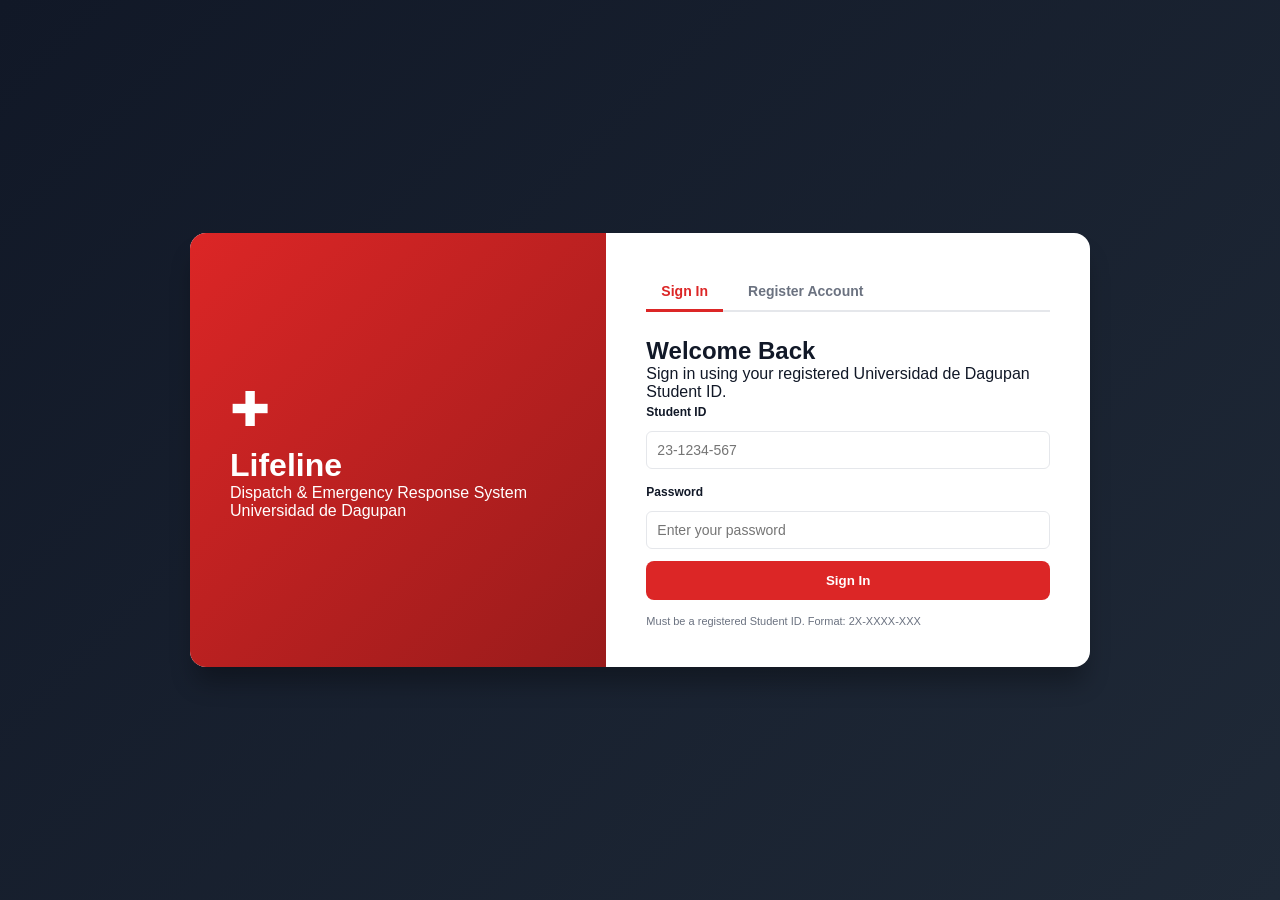
<file: lifeline-beta/index.html>
<!DOCTYPE html>
<html lang="en">
<head>
<meta charset="UTF-8">
<meta name="viewport" content="width=device-width, initial-scale=1.0, viewport-fit=cover">
<meta name="theme-color" content="#123b58">
<meta name="description" content="Lifeline campus emergency dispatch and response system">
<link rel="manifest" href="manifest.webmanifest">
<link rel="icon" href="icons/lifeline.svg" type="image/svg+xml">
<link rel="apple-touch-icon" href="icons/lifeline-192.png">
<title>Lifeline - Login & Registration</title>
<link rel="stylesheet" href="css/style.css">
</head>
<body class="login-page">
<div class="login-container">
    <div class="login-brand">
        <div class="logo">✚</div>
        <h1>Lifeline</h1>
        <p>Dispatch & Emergency Response System</p>
        <span>Universidad de Dagupan</span>
    </div>
    <div class="login-card">
        <div class="auth-tabs">
            <button id="loginTabBtn" class="auth-tab active" onclick="switchAuthTab('login')">Sign In</button>
            <button id="registerTabBtn" class="auth-tab" onclick="switchAuthTab('register')">Register Account</button>
        </div>

        <!-- SIGN IN FORM (STRICT REGISTERED USER LOGIN) -->
        <div id="loginFormContainer">
            <h2>Welcome Back</h2>
            <p class="login-description">Sign in using your registered Universidad de Dagupan Student ID.</p>
            <form id="loginForm">
                <label for="studentId">Student ID</label>
                <input type="text" id="studentId" placeholder="23-1234-567" required pattern="2\d-\d{4}-\d{3}">
                
                <label for="password">Password</label>
                <input type="password" id="password" placeholder="Enter your password" required autocomplete="current-password">
                
                <button type="submit" class="primary-button">Sign In</button>
            </form>
            <p class="demo-login">Must be a registered Student ID. Format: 2X-XXXX-XXX</p>
        </div>

        <!-- REGISTRATION FORM -->
        <div id="registerFormContainer" style="display: none;">
            <h2>Create Account</h2>
            <p class="login-description">Register your Student ID to connect to Lifeline.</p>
            <form id="registerForm">
                <label for="regFullName">Full Name</label>
                <input type="text" id="regFullName" placeholder="e.g. Juan Dela Cruz" required>
                
                <label for="regStudentId">Student ID</label>
                <div style="display: flex; gap: 8px; margin-bottom: 10px;">
                    <input type="text" id="regStudentId" placeholder="2X-XXXX-XXX (e.g. 23-1234-567)" required pattern="2\d-\d{4}-\d{3}" style="flex: 1; margin-bottom: 0;">
                    <button type="button" id="sendOtpBtn" class="secondary-button" onclick="requestOTP()" style="white-space: nowrap;">Send OTP</button>
                </div>

                <div id="otpSection" style="display: none; margin-bottom: 12px; background: #f8fafc; padding: 12px; border-radius: 8px; border: 1px solid #e2e8f0;">
                    <label for="regOtpCode" style="margin-top:0;">Enter 6-Digit OTP</label>
                    <div style="display: flex; gap: 8px;">
                        <input type="text" id="regOtpCode" placeholder="123456" maxlength="6" style="flex: 1; margin-bottom: 0;">
                        <button type="button" id="verifyOtpBtn" class="secondary-button" onclick="verifyOTP()" style="white-space: nowrap;">Verify OTP</button>
                    </div>
                    <small id="otpStatusMsg" style="color: #10b981; font-weight: bold; display: none; margin-top: 6px;">✓ OTP Verified</small>
                </div>
                
                <label for="regCourse">Year &amp; Course</label>
                <input type="text" id="regCourse" placeholder="e.g. BS Information Technology">
                
                <label for="regActivationCode">Activation Code <small>(only if a CPR officer gave you one)</small></label>
                <input type="text" id="regActivationCode" placeholder="Leave blank if you are a regular student" autocomplete="off" maxlength="20">

                <label for="regRole">Account Role</label>
                <select id="regRole" style="margin-bottom: 12px; width: 100%; padding: 10px; border-radius: 6px; border: 1px solid #cbd5e1;">
                    <option value="user">Regular Student / User</option>
                    <option value="officer">CPR Officer (Dispatcher / Admin)</option>
                    <option value="member">CPR Member (Medic)</option>
                </select>

                <label for="regPassword">Password</label>
                <input type="password" id="regPassword" placeholder="At least 6 characters" required minlength="6" autocomplete="new-password">
                
                <button type="submit" id="regSubmitBtn" class="primary-button" disabled style="opacity: 0.5; cursor: not-allowed;">Register Account</button>
            </form>
            <p class="demo-login">CPR members and officers are pre-registered by the CPR team. Enter your Student ID and your full name exactly as enrolled, then choose a password to activate your account.</p>
        </div>
    </div>
</div>
<script src="js/script.js"></script>
<script>
if ("serviceWorker" in navigator && (location.protocol === "https:" || location.hostname === "localhost")) {
  window.addEventListener("load", () => navigator.serviceWorker.register("service-worker.js").catch(console.error));
}
</script>
</body>
</html>
</file>
<file: lifeline-beta/css/style.css>
:root {
    --primary: #dc2626;
    --primary-hover: #b91c1c;
    --bg-main: #f4f6f9;
    --sidebar-bg: #111827;
    --card-bg: #ffffff;
    --text-main: #111827;
    --text-muted: #6b7280;
    --border-color: #e5e7eb;
    --red: #ef4444;
    --yellow: #f59e0b;
    --green: #10b981;
    --blue: #3b82f6;
    --purple: #8b5cf6;
}

* {
    margin: 0;
    padding: 0;
    box-sizing: border-box;
    font-family: -apple-system, BlinkMacSystemFont, "Segoe UI", Roboto, Helvetica, Arial, sans-serif;
}

body {
    background-color: var(--bg-main);
    color: var(--text-main);
    display: flex;
    min-height: 100vh;
}

/* LOGIN / AUTH STYLES */
.login-page {
    display: flex;
    justify-content: center;
    align-items: center;
    width: 100vw;
    height: 100vh;
    background: linear-gradient(135deg, #111827 0%, #1f2937 100%);
}

.login-container {
    display: flex;
    width: 900px;
    max-width: 95%;
    background: #ffffff;
    border-radius: 16px;
    overflow: hidden;
    box-shadow: 0 20px 25px -5px rgba(0, 0, 0, 0.3);
}

.login-brand {
    flex: 1;
    background: linear-gradient(135deg, #dc2626 0%, #991b1b 100%);
    color: white;
    padding: 40px;
    display: flex;
    flex-direction: column;
    justify-content: center;
}

.login-brand .logo {
    font-size: 48px;
    margin-bottom: 10px;
}

.login-card {
    flex: 1.2;
    padding: 40px;
}

.auth-tabs {
    display: flex;
    gap: 10px;
    margin-bottom: 25px;
    border-bottom: 2px solid var(--border-color);
}

.auth-tab {
    background: none;
    border: none;
    padding: 10px 15px;
    font-size: 14px;
    font-weight: bold;
    color: var(--text-muted);
    cursor: pointer;
    border-bottom: 3px solid transparent;
    margin-bottom: -2px;
}

.auth-tab.active {
    color: var(--primary);
    border-color: var(--primary);
}

.login-card form {
    display: flex;
    flex-direction: column;
    gap: 12px;
}

.login-card label {
    font-size: 12px;
    font-weight: bold;
    margin-top: 4px;
}

.login-card input, .login-card select {
    padding: 10px;
    border: 1px solid var(--border-color);
    border-radius: 6px;
    font-size: 14px;
}

.demo-login {
    font-size: 11px;
    color: var(--text-muted);
    margin-top: 15px;
}

/* APP LAYOUT & SIDEBAR */
.app {
    display: flex;
    width: 100%;
}

.sidebar {
    width: 260px;
    background-color: var(--sidebar-bg);
    color: white;
    display: flex;
    flex-direction: column;
    padding: 20px;
    position: fixed;
    height: 100vh;
    z-index: 100;
    transition: all 0.3s cubic-bezier(0.4, 0, 0.2, 1);
}

.sidebar-logo {
    display: flex;
    align-items: center;
    justify-content: space-between;
    margin-bottom: 12px;
    width: 100%;
}

.small-logo {
    background: var(--primary);
    width: 36px;
    height: 36px;
    border-radius: 8px;
    display: flex;
    align-items: center;
    justify-content: center;
    font-weight: bold;
    flex-shrink: 0;
}

.sidebar-toggle-btn {
    background: rgba(255, 255, 255, 0.08);
    border: none;
    color: #9ca3af;
    width: 28px;
    height: 28px;
    border-radius: 6px;
    cursor: pointer;
    display: flex;
    align-items: center;
    justify-content: center;
    font-size: 16px;
    transition: background 0.2s ease, transform 0.3s ease;
}

.sidebar-toggle-btn:hover {
    background: rgba(255, 255, 255, 0.2);
    color: #ffffff;
}

.sidebar nav {
    display: flex;
    flex-direction: column;
    gap: 6px;
    flex: 0 1 auto;
    margin-top: 8px;
}

.nav-item {
    display: flex;
    align-items: center;
    gap: 12px;
    background: none;
    border: none;
    color: #9ca3af;
    padding: 10px 14px;
    border-radius: 8px;
    cursor: pointer;
    font-size: 14px;
    font-weight: 500;
    text-align: left;
    width: 100%;
    transition: background-color 0.2s ease, color 0.2s ease;
}

.nav-icon {
    width: 22px;
    display: flex;
    align-items: center;
    justify-content: center;
    font-size: 16px;
    flex-shrink: 0;
}

.nav-item.active, .nav-item:hover {
    background-color: rgba(255, 255, 255, 0.1);
    color: white;
}

.sidebar-bottom {
    display: flex;
    flex-direction: column;
    gap: 12px;
    margin-top: auto;
    padding-top: 16px;
    border-top: 1px solid rgba(255, 255, 255, 0.08);
}

.online-status {
    font-size: 12px;
    color: #10b981;
    display: flex;
    align-items: center;
    gap: 8px;
    padding: 0 4px;
}

/* SIDEBAR COLLAPSED STATE */
.sidebar.collapsed {
    width: 80px;
    padding: 20px 12px;
}

.sidebar.collapsed .brand-text,
.sidebar.collapsed .nav-text {
    display: none !important;
}

.sidebar.collapsed .sidebar-toggle-btn {
    transform: rotate(180deg);
}

.sidebar.collapsed .nav-item {
    justify-content: center;
    padding: 12px 0;
}

.sidebar.collapsed .sidebar-logo {
    justify-content: center;
    flex-direction: column;
    gap: 12px;
}

.sidebar.collapsed + .main-content {
    margin-left: 80px;
}

/* MAIN CONTENT & TOPBAR HEADER */
.main-content {
    margin-left: 260px;
    flex: 1;
    padding: 0 30px 30px 30px;
    transition: all 0.3s cubic-bezier(0.4, 0, 0.2, 1);
}

.topbar {
    display: flex;
    justify-content: space-between;
    align-items: center;
    background: var(--card-bg);
    padding: 20px 30px;
    margin: 0 -30px 25px -30px;
    border-bottom: 2px solid var(--border-color);
    box-shadow: 0 2px 8px rgba(0, 0, 0, 0.04);
}

.mobile-menu {
    display: none;
    background: none;
    border: none;
    font-size: 24px;
    cursor: pointer;
}

.user-profile-menu-container {
    position: relative;
}

.user-info {
    display: flex;
    align-items: center;
    gap: 10px;
    padding: 6px 10px;
    border-radius: 8px;
    cursor: pointer;
    transition: background-color 0.2s ease;
    user-select: none;
}

.user-info:hover {
    background-color: #f3f4f6;
}

.user-info strong {
    display: block;
    font-size: 14px;
    line-height: 1.2;
}

.user-info small {
    display: block;
    font-size: 11px;
    color: var(--text-muted);
}

/* PROFILE DROPDOWN MENU */
.profile-dropdown-menu {
    display: none;
    position: absolute;
    top: calc(100% + 8px);
    right: 0;
    background: #ffffff;
    border: 1px solid var(--border-color);
    border-radius: 10px;
    box-shadow: 0 10px 25px -5px rgba(0, 0, 0, 0.15);
    width: 180px;
    z-index: 500;
    padding: 6px 0;
}

.profile-dropdown-menu.show {
    display: block;
}

.dropdown-item {
    display: flex;
    align-items: center;
    gap: 10px;
    width: 100%;
    padding: 10px 16px;
    background: none;
    border: none;
    font-size: 13px;
    font-weight: 600;
    color: var(--text-main);
    cursor: pointer;
    text-align: left;
    transition: background 0.15s ease, color 0.15s ease;
}

.dropdown-item:hover {
    background-color: #f3f4f6;
}

.dropdown-item.logout-item {
    color: var(--primary);
}

.dropdown-item.logout-item:hover {
    background-color: #fef2f2;
}

.dropdown-divider {
    height: 1px;
    background-color: var(--border-color);
    margin: 4px 0;
}

.notification {
    position: relative;
    font-size: 18px;
    cursor: pointer;
}

.notification-count {
    position: absolute;
    top: -4px;
    right: -6px;
    background: var(--primary);
    color: white;
    font-size: 10px;
    font-weight: bold;
    width: 16px;
    height: 16px;
    border-radius: 50%;
    display: flex;
    align-items: center;
    justify-content: center;
}

.user-avatar {
    width: 40px;
    height: 40px;
    background: #e5e7eb;
    border-radius: 50%;
    display: flex;
    align-items: center;
    justify-content: center;
    font-weight: bold;
    font-size: 14px;
}

.content-section {
    display: none;
}

.content-section.active-section {
    display: block;
}

.section-heading {
    margin-bottom: 20px;
}

.section-heading h2 {
    font-size: 22px;
    margin-bottom: 4px;
}

.section-heading p {
    font-size: 13px;
    color: var(--text-muted);
}

/* CARDS & CONTAINERS */
.card {
    background: var(--card-bg);
    border-radius: 12px;
    padding: 20px;
    box-shadow: 0 1px 3px rgba(0, 0, 0, 0.05);
    border: 1px solid var(--border-color);
}

.card-header {
    display: flex;
    justify-content: space-between;
    align-items: center;
    margin-bottom: 15px;
}

.card-header h3 {
    font-size: 16px;
    margin-bottom: 2px;
}

.card-header p {
    font-size: 12px;
    color: var(--text-muted);
}

.welcome-banner {
    background: linear-gradient(135deg, #1f2937 0%, #111827 100%);
    color: white;
    padding: 25px;
    border-radius: 12px;
    display: flex;
    justify-content: space-between;
    align-items: center;
    margin-bottom: 25px;
}

.welcome-small {
    font-size: 11px;
    color: #9ca3af;
    letter-spacing: 1px;
}

.banner-icon {
    font-size: 32px;
    background: rgba(255,255,255,0.1);
    width: 60px;
    height: 60px;
    border-radius: 50%;
    display: flex;
    align-items: center;
    justify-content: center;
}

/* STATS GRID */
.stat-grid {
    display: grid;
    grid-template-columns: repeat(auto-fit, minmax(200px, 1fr));
    gap: 20px;
    margin-bottom: 25px;
}

.stat-card {
    background: white;
    padding: 20px;
    border-radius: 12px;
    display: flex;
    align-items: center;
    gap: 15px;
    border: 1px solid var(--border-color);
}

.stat-card > div {
    display: flex;
    flex-direction: column;
    justify-content: center;
    gap: 2px;
}

.stat-card span {
    font-size: 12px;
    color: var(--text-muted);
    font-weight: 500;
}

.stat-card strong {
    font-size: 20px;
    font-weight: 800;
    color: var(--text-main);
    line-height: 1.2;
    margin: 2px 0;
}

.stat-card small {
    font-size: 11px;
    color: var(--text-muted);
}

.stat-icon {
    width: 48px;
    height: 48px;
    border-radius: 10px;
    display: flex;
    align-items: center;
    justify-content: center;
    font-size: 20px;
    flex-shrink: 0;
}

.stat-icon.red { background: #fee2e2; }
.stat-icon.green { background: #d1fae5; }
.stat-icon.blue { background: #dbeafe; }
.stat-icon.purple { background: #f3e8ff; }

.dashboard-grid {
    display: grid;
    grid-template-columns: repeat(auto-fit, minmax(320px, 1fr));
    gap: 20px;
}

/* BUTTONS */
.primary-button {
    background: var(--primary);
    color: white;
    border: none;
    padding: 12px 20px;
    border-radius: 8px;
    font-weight: bold;
    cursor: pointer;
    width: 100%;
}

.primary-button:hover {
    background: var(--primary-hover);
}

.secondary-button {
    background: white;
    border: 1px solid var(--border-color);
    padding: 8px 15px;
    border-radius: 6px;
    cursor: pointer;
    font-size: 12px;
}

.secondary-button:hover {
    background: #f9fafb;
}

.text-button {
    background: none;
    border: none;
    color: var(--primary);
    font-weight: bold;
    font-size: 12px;
    cursor: pointer;
}

/* EMERGENCY BEACON ANIMATION */
@keyframes beaconPulse {
    0% {
        transform: scale(0.95);
        box-shadow: 0 0 0 0 rgba(255, 255, 255, 0.8);
    }
    70% {
        transform: scale(1);
        box-shadow: 0 0 0 10px rgba(255, 255, 255, 0);
    }
    100% {
        transform: scale(0.95);
        box-shadow: 0 0 0 0 rgba(255, 255, 255, 0);
    }
}

.mega-emergency-btn:active {
    transform: scale(0.98);
    background-color: #fef2f2 !important;
}

/* TABLES & RESPONDERS */
.table-container {
    overflow-x: auto;
}

table {
    width: 100%;
    border-collapse: collapse;
    font-size: 13px;
}

th, td {
    padding: 12px;
    text-align: left;
    border-bottom: 1px solid var(--border-color);
}

th {
    color: var(--text-muted);
    font-weight: 600;
}

.status {
    padding: 4px 8px;
    border-radius: 4px;
    font-size: 11px;
    font-weight: bold;
}

.status.responding { background: #fef3c7; color: #92400e; }
.status.onscene { background: #dbeafe; color: #1e40af; }
.status.resolved { background: #d1fae5; color: #065f46; }

.status-dot {
    width: 8px;
    height: 8px;
    background: var(--green);
    border-radius: 50%;
    display: inline-block;
}

.priority {
    padding: 4px 8px;
    border-radius: 4px;
    font-size: 10px;
    font-weight: bold;
}

.red-priority { background: #fee2e2; color: #991b1b; }
.yellow-priority { background: #fef3c7; color: #92400e; }
.green-priority { background: #d1fae5; color: #065f46; }

.live-badge {
    color: var(--primary);
    font-size: 11px;
    font-weight: bold;
}

/* ANNOUNCEMENT BOARD STYLES */
.announcement-grid {
    display: grid;
    grid-template-columns: repeat(auto-fit, minmax(280px, 1fr));
    gap: 20px;
}

.large-announcement {
    grid-column: 1 / -1;
    background: #1f2937;
    color: white;
    padding: 25px;
    border-radius: 12px;
}

.announcement-label {
    background: var(--primary);
    color: white;
    font-size: 10px;
    font-weight: bold;
    padding: 4px 8px;
    border-radius: 4px;
}

.large-announcement h2 {
    font-size: 20px;
    margin: 10px 0 6px 0;
}

.large-announcement p {
    font-size: 13px;
    color: #d1d5db;
    margin-bottom: 12px;
}

.large-announcement span {
    font-size: 11px;
    color: #9ca3af;
}

.announcement-card {
    display: flex;
    flex-direction: column;
    gap: 8px;
}

.announcement-big-icon {
    font-size: 24px;
}

.announcement-item {
    display: flex;
    align-items: center;
    gap: 12px;
    padding: 10px 0;
    border-bottom: 1px solid var(--border-color);
}

.announcement-item:last-child {
    border-bottom: none;
}

.announcement-icon {
    width: 36px;
    height: 36px;
    background: #f3f4f6;
    border-radius: 8px;
    display: flex;
    align-items: center;
    justify-content: center;
}

/* EMERGENCY DISPATCH PAGE & RESPONDERS */
.emergency-layout {
    display: grid;
    grid-template-columns: 2fr 1fr;
    gap: 20px;
}

.form-warning {
    background: #fffbe3;
    border-left: 4px solid var(--yellow);
    padding: 14px 16px;
    border-radius: 6px;
    margin-bottom: 15px;
    font-size: 13.5px;
}

.form-warning strong {
    font-size: 15px;
}

.priority-selection {
    display: grid;
    gap: 12px;
    margin: 10px 0 20px 0;
}

.priority-option {
    display: block;
    padding: 20px 22px;
    border-radius: 10px;
    cursor: pointer;
    transition: all 0.2s ease-in-out;
    border: 2px solid transparent;
    user-select: none;
}

/* Hide native radio button */
.priority-option input[type="radio"] {
    display: none;
}

.priority-option span strong {
    display: block;
    font-size: 18px;
    font-weight: 800;
    margin-bottom: 4px;
}

.priority-option span small {
    display: block;
    font-size: 14.5px;
    font-weight: 500;
    opacity: 0.9;
}

/* RED EMERGENCY CARD */
.priority-option.red-option {
    background: #fef2f2;
    border-color: #fca5a5;
    color: #991b1b;
}

.priority-option.red-option:hover {
    background: #fee2e2;
    border-color: #f87171;
    transform: translateY(-1px);
}

.priority-option.red-option:has(input:checked) {
    background: #fee2e2;
    border-color: #dc2626;
    box-shadow: 0 4px 12px rgba(220, 38, 38, 0.25);
}

/* YELLOW EMERGENCY CARD */
.priority-option.yellow-option {
    background: #fffbe3;
    border-color: #fde68a;
    color: #92400e;
}

.priority-option.yellow-option:hover {
    background: #fef3c7;
    border-color: #fcd34d;
    transform: translateY(-1px);
}

.priority-option.yellow-option:has(input:checked) {
    background: #fef3c7;
    border-color: #f59e0b;
    box-shadow: 0 4px 12px rgba(245, 158, 11, 0.25);
}

/* GREEN EMERGENCY CARD */
.priority-option.green-option {
    background: #f0fdf4;
    border-color: #a7f3d0;
    color: #065f46;
}

.priority-option.green-option:hover {
    background: #d1fae5;
    border-color: #6ee7b7;
    transform: translateY(-1px);
}

.priority-option.green-option:has(input:checked) {
    background: #d1fae5;
    border-color: #10b981;
    box-shadow: 0 4px 12px rgba(16, 185, 129, 0.25);
}

.form-row {
    display: grid;
    grid-template-columns: 1fr 1fr;
    gap: 15px;
    margin-bottom: 15px;
}

.emergency-form-card label {
    display: block;
    font-size: 16px;
    font-weight: bold;
    margin-bottom: 8px;
}

.emergency-form-card input, 
.emergency-form-card select, 
.emergency-form-card textarea {
    width: 100%;
    padding: 10px;
    border: 1px solid var(--border-color);
    border-radius: 6px;
    font-size: 13px;
    margin-bottom: 15px;
}

.dispatch-button {
    background: var(--primary);
    color: white;
    border: none;
    padding: 14px;
    border-radius: 8px;
    font-weight: bold;
    font-size: 15px;
    cursor: pointer;
    width: 100%;
}

.dispatch-button:hover {
    background: var(--primary-hover);
}

.responder {
    display: flex;
    align-items: center;
    justify-content: space-between;
    padding: 12px 0;
    border-bottom: 1px solid var(--border-color);
}

.responder-avatar {
    width: 36px;
    height: 36px;
    background: #e5e7eb;
    border-radius: 50%;
    display: flex;
    align-items: center;
    justify-content: center;
    font-weight: bold;
    font-size: 12px;
}

.responder-details {
    flex: 1;
    margin-left: 12px;
}

.responder-details strong {
    display: block;
    font-size: 13px;
}

.responder-details span {
    display: block;
    font-size: 11px;
    color: var(--text-muted);
}

.available { color: var(--green); font-size: 11px; font-weight: bold; }
.busy { color: var(--yellow); font-size: 11px; font-weight: bold; }

.dispatch-info {
    margin-top: 20px;
    padding: 12px;
    background: #f8f9fb;
    border-radius: 8px;
    font-size: 12px;
}

/* TRAINING & SEMINARS */
.training-grid {
    display: grid;
    grid-template-columns: repeat(auto-fit, minmax(250px, 1fr));
    gap: 20px;
    margin-bottom: 25px;
}

.training-tag {
    font-size: 10px;
    font-weight: bold;
    color: var(--blue);
    background: #dbeafe;
    padding: 4px 8px;
    border-radius: 4px;
    display: inline-block;
    margin-bottom: 8px;
}

.training-card h3 {
    font-size: 16px;
    margin-bottom: 6px;
}

.training-card p {
    font-size: 12px;
    color: var(--text-muted);
    margin-bottom: 12px;
}

.training-info {
    font-size: 12px;
    margin-bottom: 6px;
}

.attendance-card h3 {
    font-size: 16px;
    margin-bottom: 15px;
}

.attendance-row {
    display: flex;
    align-items: center;
    gap: 15px;
    margin-bottom: 12px;
    font-size: 13px;
}

.attendance-row div:first-child {
    width: 200px;
}

.attendance-row span {
    display: block;
    font-size: 11px;
    color: var(--text-muted);
}

.progress {
    flex: 1;
    height: 8px;
    background: #e5e7eb;
    border-radius: 4px;
    overflow: hidden;
}

.progress-bar {
    height: 100%;
}

.progress-bar.completed { width: 100%; background: var(--green); }
.progress-bar.upcoming { width: 0%; background: var(--yellow); }

/* ANALYTICS PAGE */
.analytics-stats {
    display: grid;
    grid-template-columns: repeat(4, 1fr);
    gap: 20px;
    margin-bottom: 25px;
}

.analytics-number {
    background: white;
    padding: 20px;
    border-radius: 12px;
    border: 1px solid var(--border-color);
}

.analytics-number span {
    display: block;
    font-size: 12px;
    color: var(--text-muted);
}

.analytics-number strong {
    display: block;
    font-size: 24px;
    margin: 4px 0;
}

.analytics-number small {
    font-size: 11px;
    color: var(--text-muted);
}

.chart-grid {
    display: grid;
    grid-template-columns: repeat(2, 1fr);
    gap: 20px;
    margin-bottom: 25px;
}

.health-list {
    display: flex;
    flex-direction: column;
    gap: 12px;
}

.health-item {
    display: flex;
    align-items: center;
    gap: 15px;
    font-size: 13px;
}

.health-item span {
    width: 120px;
}

.health-progress {
    flex: 1;
    height: 8px;
    background: #e5e7eb;
    border-radius: 4px;
    overflow: hidden;
}

.health-progress div {
    height: 100%;
    background: var(--primary);
}

/* PROFILE PAGE */
.profile-layout {
    display: grid;
    grid-template-columns: 2fr 1fr;
    gap: 20px;
}

.profile-header {
    display: flex;
    align-items: center;
    gap: 20px;
    margin-bottom: 20px;
}

.profile-avatar {
    width: 64px;
    height: 64px;
    background: #e5e7eb;
    border-radius: 50%;
    display: flex;
    align-items: center;
    justify-content: center;
    font-size: 22px;
    font-weight: bold;
}

.profile-details {
    display: grid;
    grid-template-columns: 1fr 1fr;
    gap: 15px;
    margin-bottom: 20px;
}

.profile-details label {
    display: block;
    font-size: 11px;
    color: var(--text-muted);
}

.profile-details strong {
    font-size: 13px;
}

.profile-security h3 {
    font-size: 16px;
    margin-bottom: 15px;
}

.security-item {
    display: flex;
    justify-content: space-between;
    padding: 12px 0;
    border-bottom: 1px solid var(--border-color);
    font-size: 13px;
}

.verified { color: var(--green); }

/* MODAL OVERLAY */
.modal {
    display: none;
    position: fixed;
    top: 0;
    left: 0;
    width: 100vw;
    height: 100vh;
    background: rgba(0, 0, 0, 0.5);
    justify-content: center;
    align-items: center;
    z-index: 1000;
}

.modal.show {
    display: flex;
}

.modal-content {
    background: white;
    padding: 30px;
    border-radius: 12px;
    text-align: center;
    max-width: 420px;
    width: 90%;
}

.success-icon {
    width: 50px;
    height: 50px;
    background: #d1fae5;
    color: #065f46;
    border-radius: 50%;
    display: flex;
    align-items: center;
    justify-content: center;
    font-size: 24px;
    font-weight: bold;
    margin: 0 auto 15px auto;
}

.dispatch-status {
    display: flex;
    align-items: center;
    justify-content: space-between;
    margin: 20px 0;
}

.dispatch-step {
    display: flex;
    flex-direction: column;
    align-items: center;
    gap: 4px;
}

.dispatch-step span {
    width: 24px;
    height: 24px;
    background: #e5e7eb;
    border-radius: 50%;
    display: flex;
    align-items: center;
    justify-content: center;
    font-size: 11px;
    font-weight: bold;
}

.dispatch-step.active span {
    background: var(--primary);
    color: white;
}

.dispatch-step p {
    font-size: 10px;
    color: var(--text-muted);
}

.dispatch-line {
    flex: 1;
    height: 2px;
    background: #e5e7eb;
    margin-top: -14px;
}

/* RESPONSIVE BREAKPOINTS */
@media (max-width: 1024px) {
    .stat-grid, .analytics-stats {
        grid-template-columns: repeat(2, 1fr);
    }
    .emergency-layout, .profile-layout, .chart-grid {
        grid-template-columns: 1fr;
    }
}

@media (max-width: 768px) {
    .sidebar {
        transform: translateX(-100%);
        transition: transform 0.3s ease;
    }
    
    .sidebar.open {
        transform: translateX(0);
    }

    .main-content {
        margin-left: 0;
        padding: 0 15px 15px 15px;
    }

    .topbar {
        margin: 0 -15px 20px -15px;
        padding: 16px;
    }

    .mobile-menu {
        display: block;
    }

    .stat-grid, .analytics-stats {
        grid-template-columns: 1fr;
    }
}

/* =====================================================================
   ADDITIONS (v2)
   ===================================================================== */

/* FIX: these variables were used in JS/HTML but never defined */
:root {
    --muted: var(--text-muted);
    --border: var(--border-color);
    --text: var(--text-main);
}

/* Toasts (replace alert()) */
#toastContainer {
    position: fixed;
    right: 20px;
    bottom: 20px;
    display: flex;
    flex-direction: column;
    gap: 10px;
    z-index: 2000;
    max-width: min(380px, calc(100vw - 40px));
}
.toast {
    padding: 12px 16px;
    border-radius: 10px;
    background: #111827;
    color: #fff;
    font-size: 14px;
    line-height: 1.4;
    box-shadow: 0 10px 25px rgba(0, 0, 0, 0.25);
    border-left: 4px solid var(--blue);
    animation: toastIn 0.25s ease;
    transition: opacity 0.3s ease, transform 0.3s ease;
}
.toast-success { border-left-color: var(--green); }
.toast-error   { border-left-color: var(--red); }
.toast.hide    { opacity: 0; transform: translateX(20px); }
@keyframes toastIn { from { opacity: 0; transform: translateY(10px); } to { opacity: 1; transform: none; } }

/* Status + priority additions */
.status.dispatched { background: #fee2e2; color: #991b1b; }

/* Dispatch queue cards */
.dispatch-card { margin-bottom: 0; background: #fffafa; border: 1px solid #ffd4d4; }
.dispatch-card.yellow-card { background: #fffdf5; border-color: #fde7a8; }
.dispatch-card.green-card  { background: #f7fffb; border-color: #bfeedb; }
.dispatch-card-top { display: flex; justify-content: space-between; align-items: center; margin-bottom: 8px; gap: 8px; }
.dispatch-card-top strong { font-size: 13px; }
.dispatch-loc { font-size: 12px; font-weight: bold; color: var(--text); }
.dispatch-meta { font-size: 11px; color: var(--muted); margin: 4px 0; }
.dispatch-status-line { font-size: 10px; margin-bottom: 10px; }
.dispatch-actions { display: flex; gap: 8px; align-items: center; }
.handled-note { font-size: 11px; color: var(--muted); font-style: italic; }
.empty-note { font-size: 12px; color: var(--muted); padding: 10px; }
.queue-tools { display: flex; align-items: center; gap: 10px; flex-wrap: wrap; }

/* Small button helpers (replace inline styles) */
.btn-sm { margin: 0; padding: 10px 14px; font-size: 12px; }
.btn-xs { margin: 0; padding: 4px 8px; font-size: 10px; }
.btn-yellow { background: var(--yellow); }
.btn-green  { background: var(--green); }
.roster-select { font-size: 11px; padding: 4px; }
.self-tag { color: var(--primary); font-size: 10px; }

/* "My Emergency Requests" tracker */
.my-requests-card { margin-bottom: 25px; border-left: 4px solid var(--primary); }
.my-request { padding: 12px 0; border-top: 1px solid var(--border-color); }
.my-request:first-child { border-top: none; padding-top: 0; }
.my-request-head { display: flex; justify-content: space-between; align-items: center; }
.my-request .dispatch-status { margin: 14px 0 4px; }
.dispatch-line.done { background: var(--primary); }

/* Announcement delete (officers) */
.large-announcement, .announcement-card { position: relative; }
.ann-delete {
    position: absolute;
    top: 10px;
    right: 10px;
    width: 26px;
    height: 26px;
    border: none;
    border-radius: 50%;
    background: rgba(0, 0, 0, 0.12);
    color: inherit;
    cursor: pointer;
    font-size: 12px;
}
.ann-delete:hover { background: rgba(220, 38, 38, 0.9); color: #fff; }

/* Visible keyboard focus */
button:focus-visible, a:focus-visible, input:focus-visible, select:focus-visible, textarea:focus-visible {
    outline: 3px solid rgba(59, 130, 246, 0.6);
    outline-offset: 2px;
}

@media (prefers-reduced-motion: reduce) {
    .toast, .pulse-beacon { animation: none !important; }
}
/* =====================================================================
   ADDITIONS (v3 - MySQL version)
   ===================================================================== */
.muted-id { color: var(--text-muted); font-size: 10px; }
.modal-form { display: flex; flex-direction: column; gap: 10px; }
.modal-form label { font-size: 12px; font-weight: bold; margin-top: 4px; }
.modal-form input { padding: 10px; border: 1px solid var(--border-color); border-radius: 6px; font-size: 14px; }
.modal-actions { display: flex; gap: 10px; margin-top: 12px; }
.modal-actions .secondary-button { padding: 12px 20px; }
.code-box {
    font-family: ui-monospace, Menlo, Consolas, monospace;
    font-size: 26px; font-weight: 800; letter-spacing: 4px;
    background: #f3f4f6; border: 2px dashed var(--border-color);
    border-radius: 10px; padding: 14px; margin: 14px 0 8px;
    user-select: all;
}
.code-note { font-size: 12px; color: var(--text-muted); margin-bottom: 16px; }
.training-card .secondary-button:disabled { opacity: 0.6; cursor: not-allowed; }
.login-card small { font-weight: normal; color: var(--text-muted); }


/* =====================================================================
   MOBILE APP LIKE STYLES & PORTRAIT OPTIMIZATIONS
   ===================================================================== */
@media (max-width: 768px) {
    .login-page {
        padding: 0;
        height: 100vh;
        height: -webkit-fill-available;
        align-items: stretch;
    }

    .login-container {
        flex-direction: column;
        width: 100%;
        height: 100%;
        max-width: 100%;
        border-radius: 0;
        box-shadow: none;
    }

    .login-brand {
        padding: 24px 20px;
        text-align: center;
        flex: 0 0 auto;
    }

    .login-brand h1 {
        font-size: 24px;
    }

    .login-card {
        flex: 1;
        padding: 24px 20px;
        border-radius: 24px 24px 0 0;
        margin-top: -16px;
        overflow-y: auto;
    }

    /* Mobile Bottom Navigation Bar */
    .sidebar {
        position: fixed;
        bottom: 0;
        left: 0;
        right: 0;
        top: auto;
        width: 100% !important;
        height: 60px;
        flex-direction: row;
        justify-content: space-around;
        align-items: center;
        z-index: 1000;
        background: #111827;
        border-top: 1px solid #1f2937;
        padding: 0;
    }

    .sidebar .logo, .sidebar .brand-title, .sidebar-header, .sidebar-footer {
        display: none !important;
    }

    .sidebar-nav {
        display: flex;
        flex-direction: row;
        width: 100%;
        justify-content: space-around;
        align-items: center;
        padding: 0;
        margin: 0;
    }

    .nav-item {
        flex-direction: column;
        gap: 2px;
        padding: 6px 0;
        font-size: 10px;
        flex: 1;
        text-align: center;
        justify-content: center;
    }

    .nav-item .icon {
        font-size: 18px;
    }

    .main-content {
        padding-bottom: 80px !important;
    }
}
</file>
